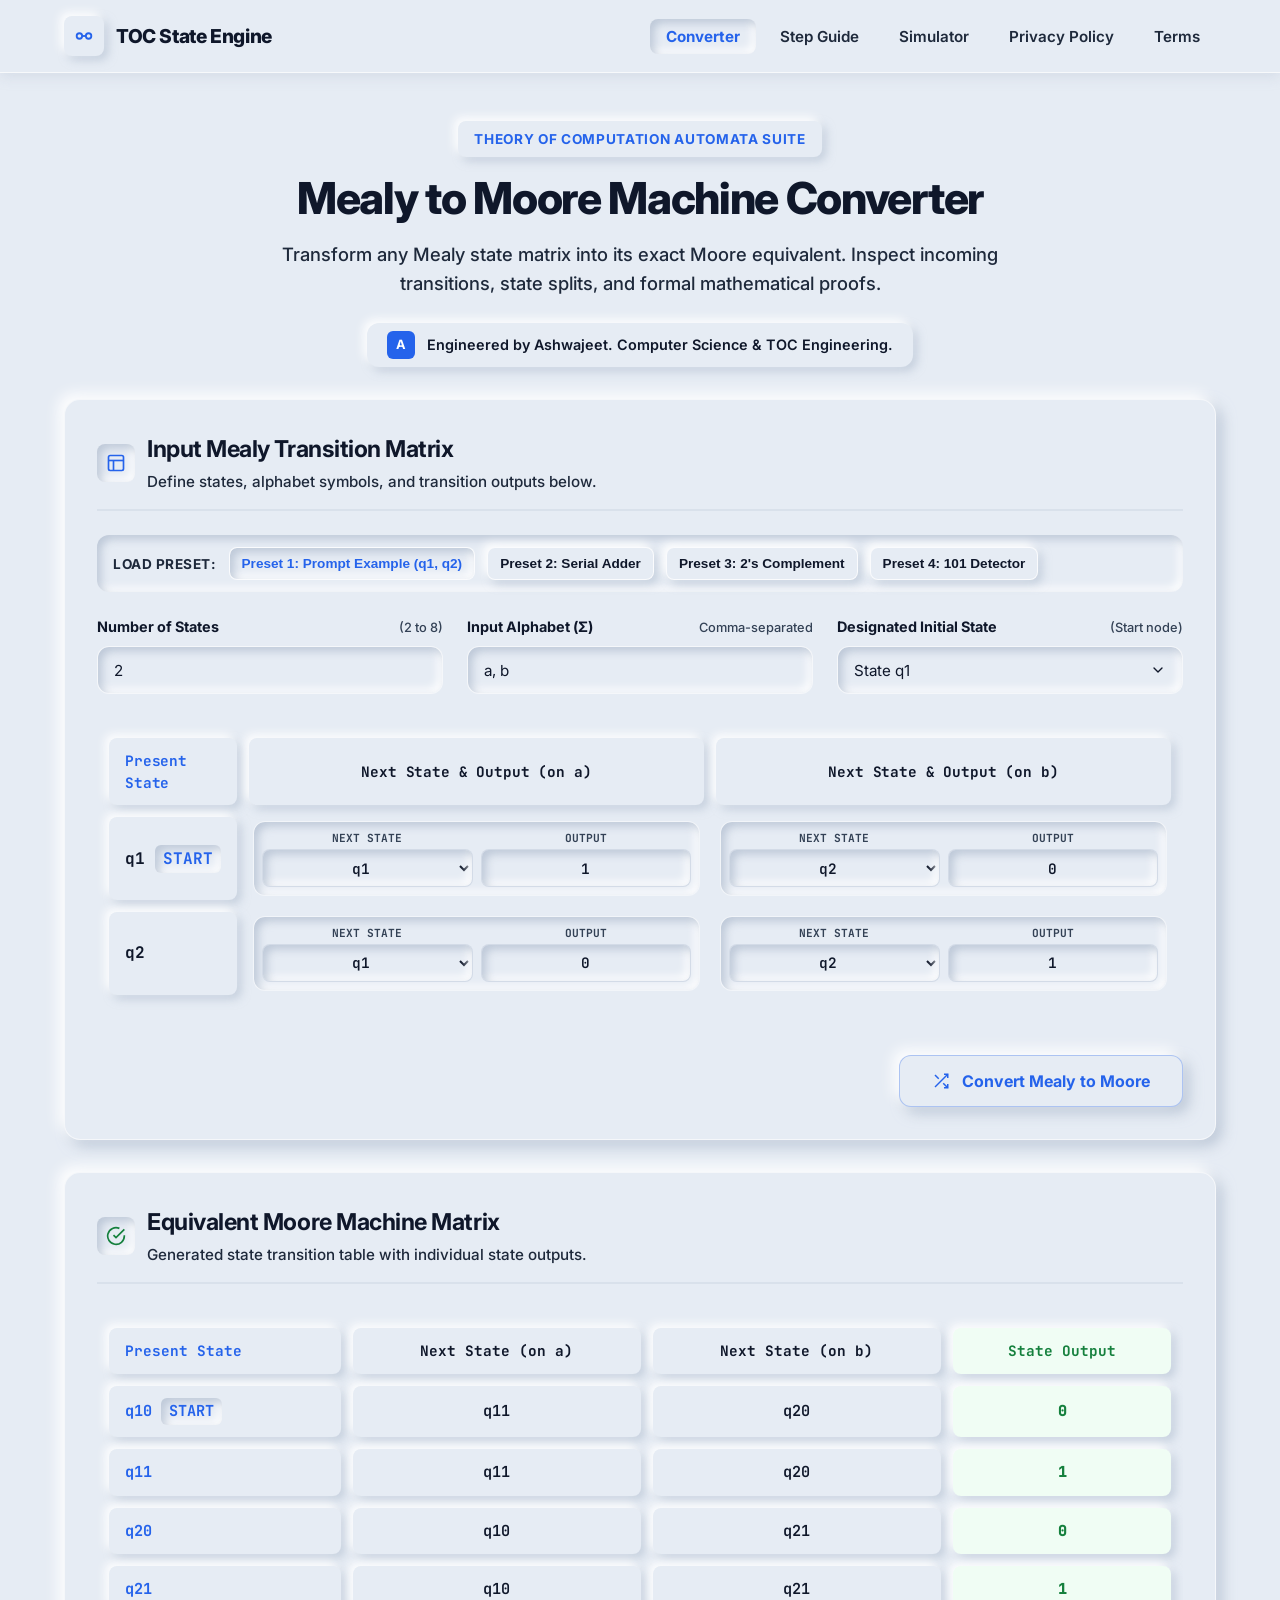
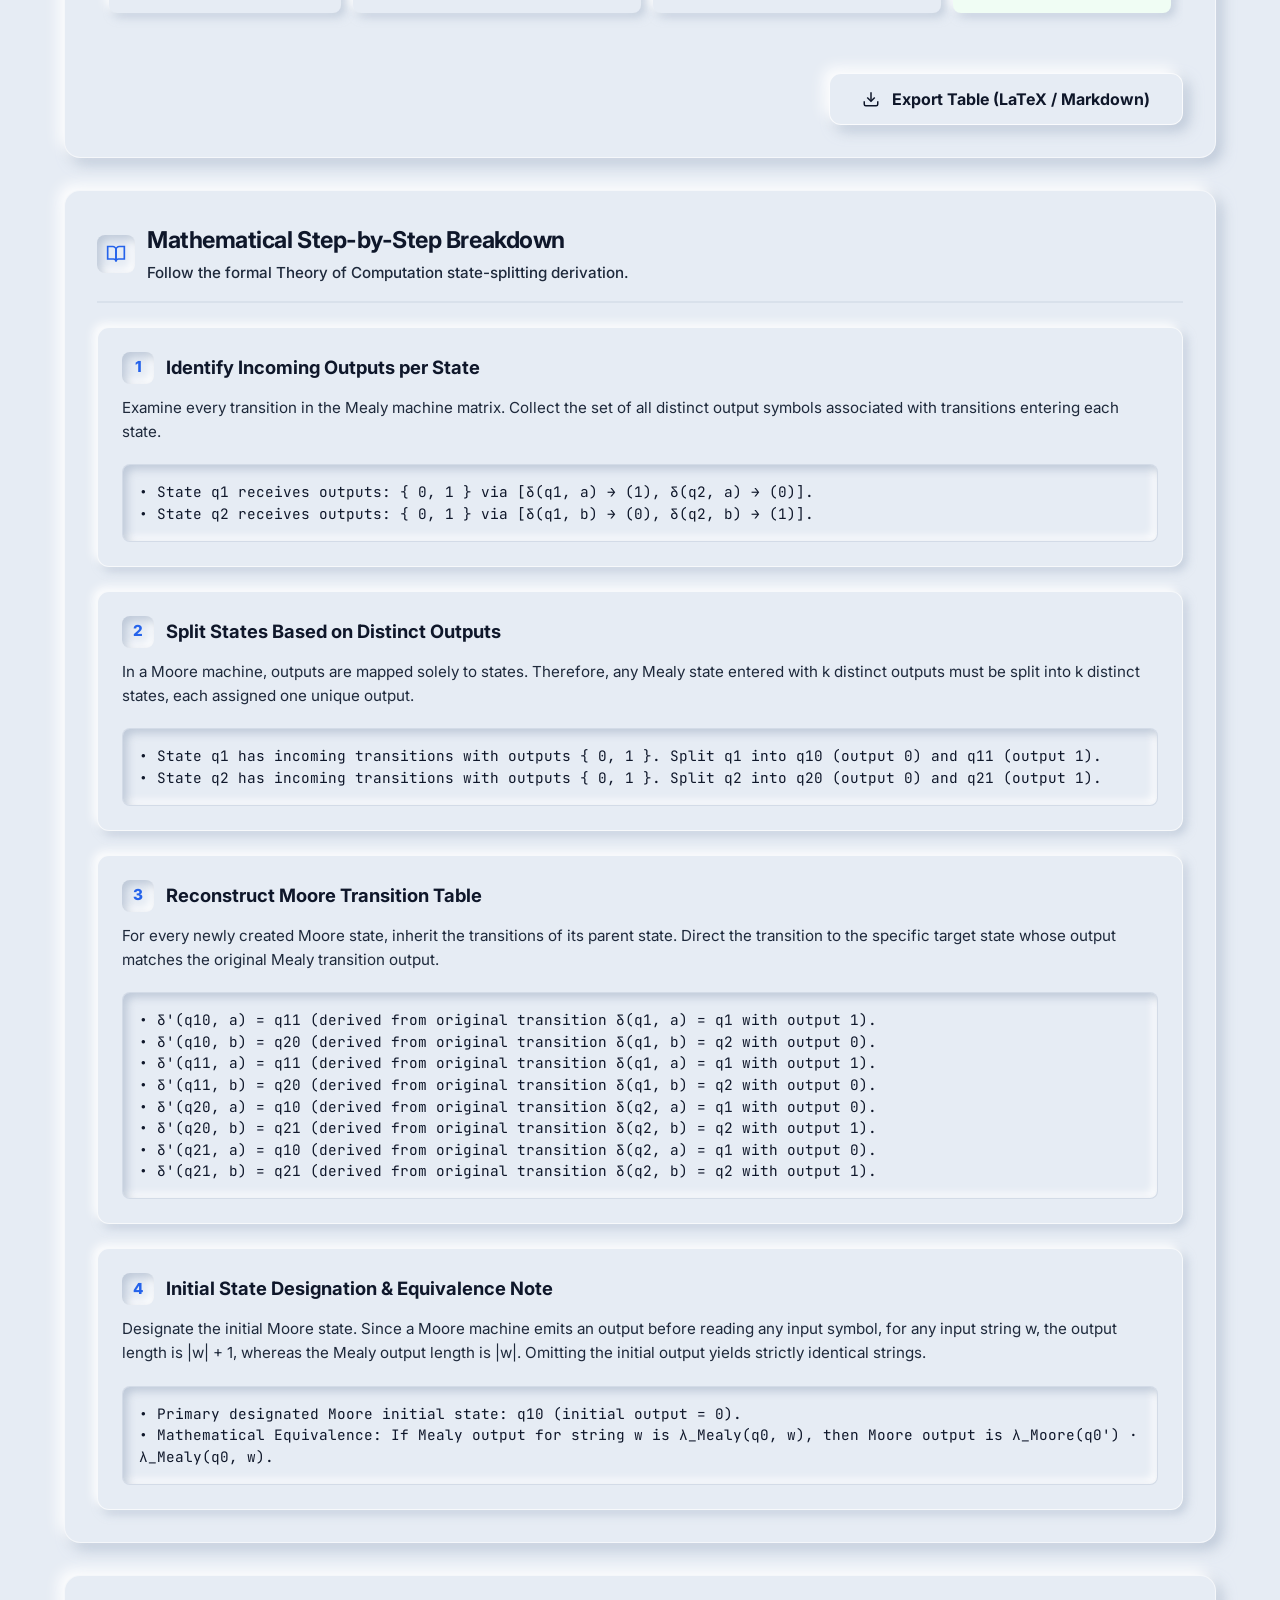
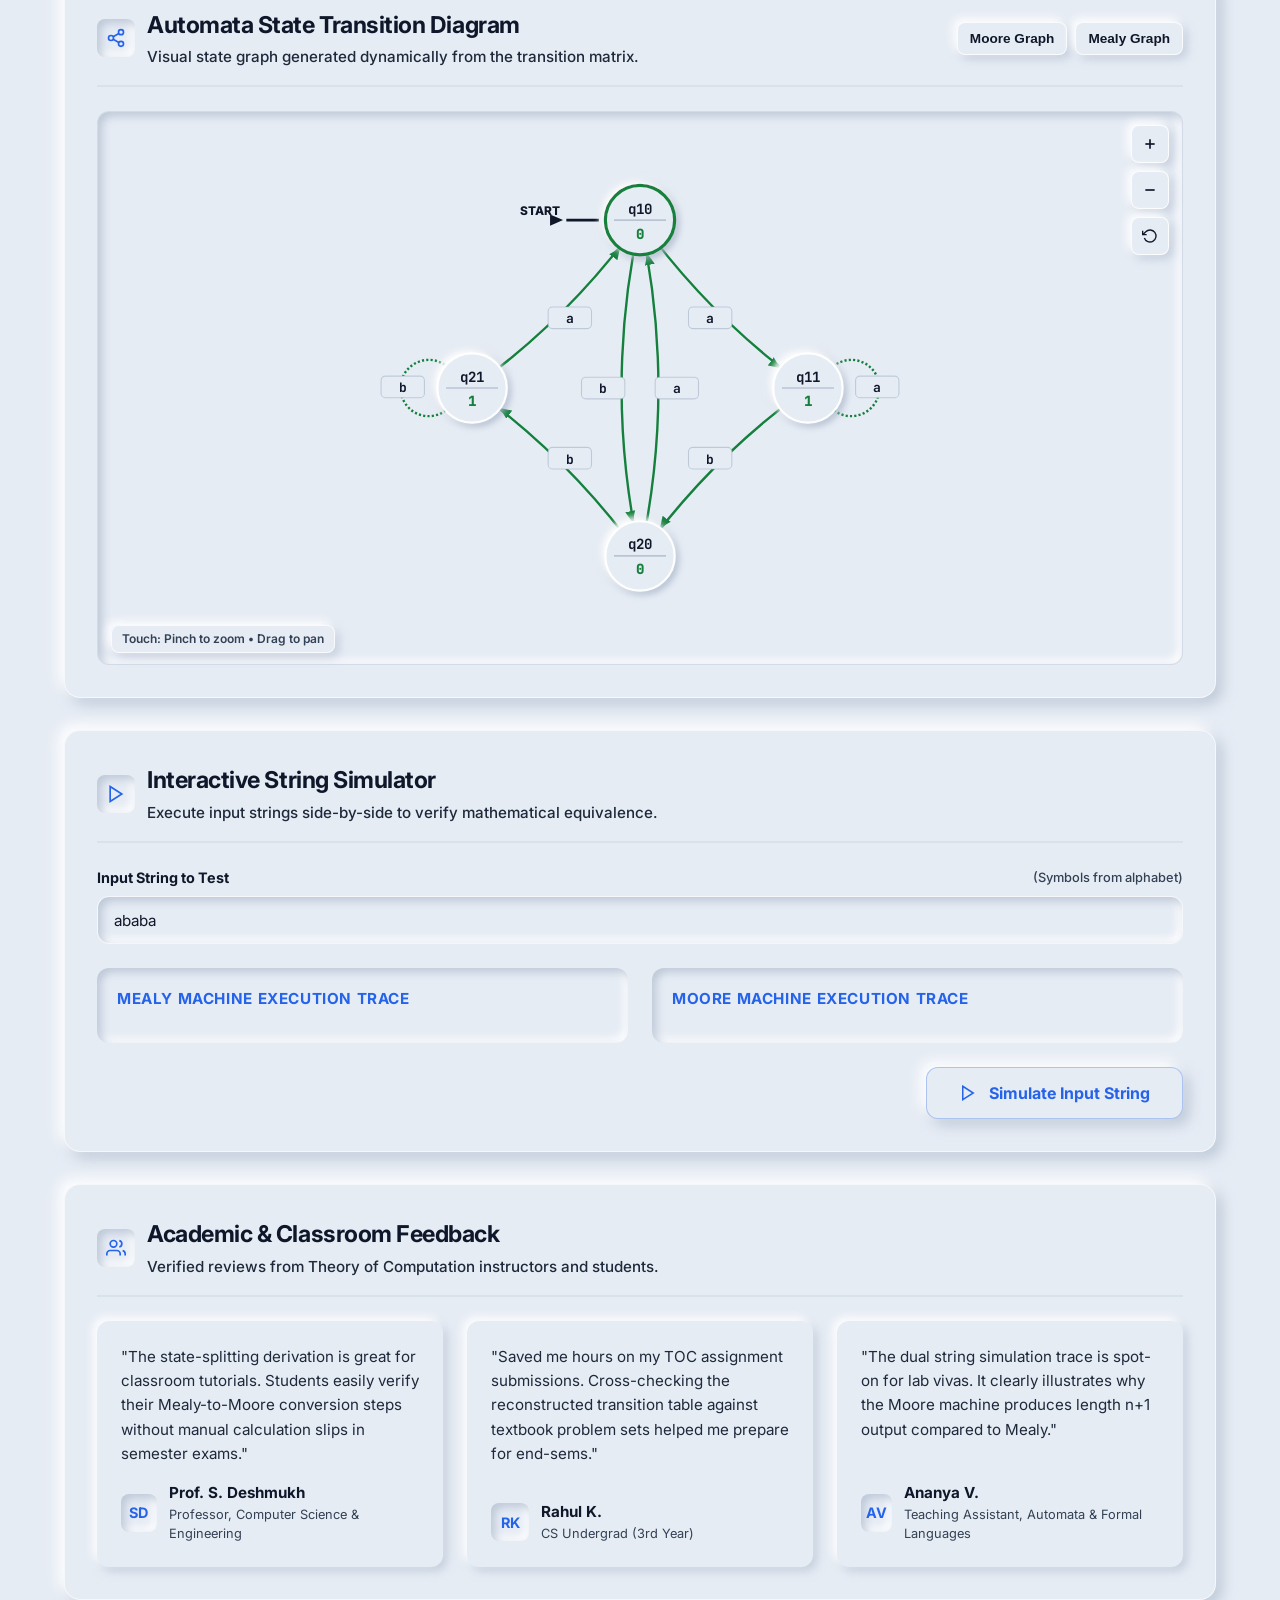
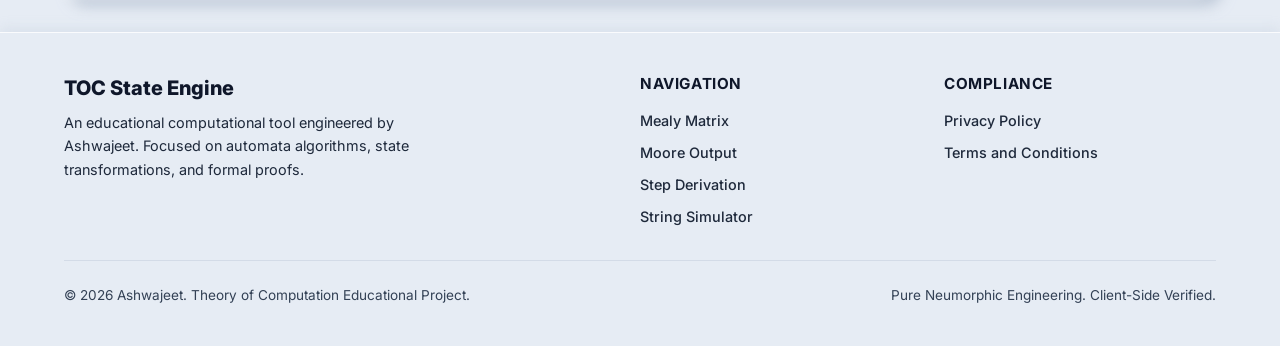
<file: frontend/index.html>
<!DOCTYPE html>
<html lang="en">
<head>
  <meta charset="UTF-8" />
  <meta name="viewport" content="width=device-width, initial-scale=1.0" />
  <title>Mealy to Moore Machine Converter | Theory of Computation</title>
  <meta name="description" content="Accurately convert any Mealy machine matrix to its mathematically equivalent Moore machine matrix with step-by-step educational explanations." />
  <link rel="icon" type="image/svg+xml" href="favicon.svg" />
  <link rel="manifest" href="manifest.json" />
  <meta name="theme-color" content="#e6ecf4" />
  <link rel="apple-touch-icon" href="icons/icon-192.png" />
  <meta name="mobile-web-app-capable" content="yes" />
  <meta name="apple-mobile-web-app-status-bar-style" content="default" />
  <link rel="stylesheet" href="styles.css" />
</head>
<body>

  <!-- Top Navigation (Max 5 Links) -->
  <header class="header-nav">
    <div class="container nav-wrapper">
      <a href="#converter-section" class="brand-logo">
        <span class="brand-icon-box">
          <svg width="22" height="22" viewBox="0 0 24 24" fill="none" stroke="currentColor" stroke-width="2">
            <circle cx="7" cy="12" r="3"></circle>
            <circle cx="17" cy="12" r="3"></circle>
            <path d="M 10 12 L 14 12"></path>
          </svg>
        </span>
        <span>TOC State Engine</span>
      </a>

      <button id="mobile-nav-toggle" class="mobile-nav-toggle" type="button" aria-label="Toggle Navigation">
        <svg width="22" height="22" viewBox="0 0 24 24" fill="none" stroke="currentColor" stroke-width="2">
          <line x1="3" y1="12" x2="21" y2="12"></line>
          <line x1="3" y1="6" x2="21" y2="6"></line>
          <line x1="3" y1="18" x2="21" y2="18"></line>
        </svg>
      </button>

      <ul id="nav-links" class="nav-links">
        <li><a href="#converter-section" class="nav-link active">Converter</a></li>
        <li><a href="#steps-section" class="nav-link">Step Guide</a></li>
        <li><a href="#simulator-section" class="nav-link">Simulator</a></li>
        <li><a href="privacy.html" class="nav-link">Privacy Policy</a></li>
        <li><a href="terms.html" class="nav-link">Terms</a></li>
      </ul>
    </div>
  </header>

  <!-- Hero Header -->
  <section class="hero-section">
    <div class="container">
      <div class="hero-badge">Theory of Computation Automata Suite</div>
      <h1 class="hero-title">Mealy to Moore Machine Converter</h1>
      <p class="hero-subtitle">
        Transform any Mealy state matrix into its exact Moore equivalent. Inspect incoming transitions, state splits, and formal mathematical proofs.
      </p>
      <div class="author-chip">
        <span class="author-avatar">A</span>
        <span>Engineered by Ashwajeet. Computer Science & TOC Engineering.</span>
      </div>

      <!-- Smart PWA Install Button Container (Hidden by default) -->
      <div id="pwa-install-container" style="display: none; margin-top: var(--space-6); justify-content: center;">
        <button id="pwa-install-btn" class="neu-btn neu-btn-primary" type="button" aria-label="Install App">
          <svg width="18" height="18" viewBox="0 0 24 24" fill="none" stroke="currentColor" stroke-width="2">
            <path d="M21 15v4a2 2 0 0 1-2 2H5a2 2 0 0 1-2-2v-4"></path>
            <polyline points="7 10 12 15 17 10"></polyline>
            <line x1="12" y1="15" x2="12" y2="3"></line>
          </svg>
          Install App
        </button>
      </div>
    </div>
  </section>

  <!-- Main Container -->
  <main class="container">

    <!-- Section 1: Machine Configuration & Input Matrix -->
    <section id="converter-section" class="neu-card">
      <div class="card-header">
        <div class="card-title-group">
          <div class="card-icon">
            <svg width="20" height="20" viewBox="0 0 24 24" fill="none" stroke="currentColor" stroke-width="2">
              <rect x="3" y="3" width="18" height="18" rx="2" ry="2"></rect>
              <line x1="3" y1="9" x2="21" y2="9"></line>
              <line x1="9" y1="21" x2="9" y2="9"></line>
            </svg>
          </div>
          <div>
            <h2 class="card-title">Input Mealy Transition Matrix</h2>
            <p class="card-subtitle">Define states, alphabet symbols, and transition outputs below.</p>
          </div>
        </div>
      </div>

      <!-- Presets Bar -->
      <div class="presets-bar">
        <span class="presets-label">LOAD PRESET:</span>
        <button type="button" class="preset-chip active" data-preset="preset1">Preset 1: Prompt Example (q1, q2)</button>
        <button type="button" class="preset-chip" data-preset="preset2">Preset 2: Serial Adder</button>
        <button type="button" class="preset-chip" data-preset="preset3">Preset 3: 2's Complement</button>
        <button type="button" class="preset-chip" data-preset="preset4">Preset 4: 101 Detector</button>
      </div>

      <!-- Matrix Dimension Form Controls -->
      <div class="control-grid">
        <div class="form-group">
          <label class="form-label" for="state-count">
            <span>Number of States</span>
            <span style="font-weight: 500; color: var(--text-muted); font-size: 0.8rem;">(2 to 8)</span>
          </label>
          <input type="number" id="state-count" class="neu-input" min="2" max="8" value="2" />
        </div>

        <div class="form-group">
          <label class="form-label" for="input-symbols">
            <span>Input Alphabet (Σ)</span>
            <span style="font-weight: 500; color: var(--text-muted); font-size: 0.8rem;">Comma-separated</span>
          </label>
          <input type="text" id="input-symbols" class="neu-input" value="a, b" />
        </div>

        <div class="form-group">
          <label class="form-label" for="initial-state-select">
            <span>Designated Initial State</span>
            <span style="font-weight: 500; color: var(--text-muted); font-size: 0.8rem;">(Start node)</span>
          </label>
          <select id="initial-state-select" class="neu-select"></select>
        </div>
      </div>

      <!-- Interactive Dynamic Mealy Matrix Table -->
      <div class="matrix-container">
        <table class="matrix-table" id="mealy-matrix-table">
          <thead id="matrix-thead"></thead>
          <tbody id="matrix-tbody"></tbody>
        </table>
      </div>

      <!-- Section Action (One Button per Section) -->
      <div class="section-action-bar">
        <button id="convert-btn" class="neu-btn neu-btn-primary" type="button">
          <svg width="18" height="18" viewBox="0 0 24 24" fill="none" stroke="currentColor" stroke-width="2">
            <polyline points="16 3 21 3 21 8"></polyline>
            <line x1="4" y1="20" x2="21" y2="3"></line>
            <polyline points="21 16 21 21 16 21"></polyline>
            <line x1="15" y1="15" x2="21" y2="21"></line>
            <line x1="4" y1="4" x2="9" y2="9"></line>
          </svg>
          Convert Mealy to Moore
        </button>
      </div>
    </section>

    <!-- Section 2: Moore Machine Output Matrix -->
    <section id="moore-result-card" class="neu-card">
      <div class="card-header">
        <div class="card-title-group">
          <div class="card-icon" style="color: #15803d;">
            <svg width="20" height="20" viewBox="0 0 24 24" fill="none" stroke="currentColor" stroke-width="2">
              <path d="M22 11.08V12a10 10 0 1 1-5.93-9.14"></path>
              <polyline points="22 4 12 14.01 9 11.01"></polyline>
            </svg>
          </div>
          <div>
            <h2 class="card-title">Equivalent Moore Machine Matrix</h2>
            <p class="card-subtitle">Generated state transition table with individual state outputs.</p>
          </div>
        </div>
      </div>

      <div class="matrix-container">
        <table class="moore-table" id="moore-matrix-table">
          <thead id="moore-thead"></thead>
          <tbody id="moore-tbody"></tbody>
        </table>
      </div>

      <!-- One button per section -->
      <div class="section-action-bar">
        <button id="export-modal-btn" class="neu-btn" type="button">
          <svg width="18" height="18" viewBox="0 0 24 24" fill="none" stroke="currentColor" stroke-width="2">
            <path d="M21 15v4a2 2 0 0 1-2 2H5a2 2 0 0 1-2-2v-4"></path>
            <polyline points="7 10 12 15 17 10"></polyline>
            <line x1="12" y1="15" x2="12" y2="3"></line>
          </svg>
          Export Table (LaTeX / Markdown)
        </button>
      </div>
    </section>

    <!-- Section 3: Step-by-Step Educational Explanations -->
    <section id="steps-section" class="neu-card">
      <div class="card-header">
        <div class="card-title-group">
          <div class="card-icon">
            <svg width="20" height="20" viewBox="0 0 24 24" fill="none" stroke="currentColor" stroke-width="2">
              <path d="M2 3h6a4 4 0 0 1 4 4v14a3 3 0 0 0-3-3H2z"></path>
              <path d="M22 3h-6a4 4 0 0 0-4 4v14a3 3 0 0 1 3-3h7z"></path>
            </svg>
          </div>
          <div>
            <h2 class="card-title">Mathematical Step-by-Step Breakdown</h2>
            <p class="card-subtitle">Follow the formal Theory of Computation state-splitting derivation.</p>
          </div>
        </div>
      </div>

      <div id="steps-container" class="steps-wrapper"></div>
    </section>

    <!-- Section 4: Dynamic Transition Diagram Visualizer -->
    <section class="neu-card">
      <div class="card-header">
        <div class="card-title-group">
          <div class="card-icon">
            <svg width="20" height="20" viewBox="0 0 24 24" fill="none" stroke="currentColor" stroke-width="2">
              <circle cx="18" cy="5" r="3"></circle>
              <circle cx="6" cy="12" r="3"></circle>
              <circle cx="18" cy="19" r="3"></circle>
              <line x1="8.59" y1="13.51" x2="15.42" y2="17.49"></line>
              <line x1="15.41" y1="6.51" x2="8.59" y2="10.49"></line>
            </svg>
          </div>
          <div>
            <h2 class="card-title">Automata State Transition Diagram</h2>
            <p class="card-subtitle">Visual state graph generated dynamically from the transition matrix.</p>
          </div>
        </div>

        <!-- Diagram Switcher -->
        <div style="display: flex; gap: var(--space-2);">
          <button id="tab-btn-moore" class="preset-chip active" type="button">Moore Graph</button>
          <button id="tab-btn-mealy" class="preset-chip" type="button">Mealy Graph</button>
        </div>
      </div>

      <div style="position: relative; width: 100%;">
        <div class="diagram-canvas-wrapper" id="diagram-viewport"></div>
        <div class="diagram-controls-overlay">
          <button id="diagram-zoom-in" class="diagram-ctrl-btn" type="button" title="Zoom In" aria-label="Zoom In">
            <svg width="16" height="16" viewBox="0 0 24 24" fill="none" stroke="currentColor" stroke-width="2.5"><line x1="12" y1="5" x2="12" y2="19"></line><line x1="5" y1="12" x2="19" y2="12"></line></svg>
          </button>
          <button id="diagram-zoom-out" class="diagram-ctrl-btn" type="button" title="Zoom Out" aria-label="Zoom Out">
            <svg width="16" height="16" viewBox="0 0 24 24" fill="none" stroke="currentColor" stroke-width="2.5"><line x1="5" y1="12" x2="19" y2="12"></line></svg>
          </button>
          <button id="diagram-zoom-reset" class="diagram-ctrl-btn" type="button" title="Reset View" aria-label="Reset View">
            <svg width="16" height="16" viewBox="0 0 24 24" fill="none" stroke="currentColor" stroke-width="2"><polyline points="1 4 1 10 7 10"></polyline><path d="M3.51 15a9 9 0 1 0 2.13-9.36L1 10"></path></svg>
          </button>
        </div>
        <div class="diagram-hint-badge">Touch: Pinch to zoom • Drag to pan</div>
      </div>
    </section>

    <!-- Section 5: Equivalence String Simulator -->
    <section id="simulator-section" class="neu-card">
      <div class="card-header">
        <div class="card-title-group">
          <div class="card-icon">
            <svg width="20" height="20" viewBox="0 0 24 24" fill="none" stroke="currentColor" stroke-width="2">
              <polygon points="5 3 19 12 5 21 5 3"></polygon>
            </svg>
          </div>
          <div>
            <h2 class="card-title">Interactive String Simulator</h2>
            <p class="card-subtitle">Execute input strings side-by-side to verify mathematical equivalence.</p>
          </div>
        </div>
      </div>

      <div class="sim-controls">
        <div class="form-group">
          <label class="form-label" for="sim-input-string">
            <span>Input String to Test</span>
            <span style="font-weight: 500; color: var(--text-muted); font-size: 0.8rem;">(Symbols from alphabet)</span>
          </label>
          <div class="sim-input-row">
            <input type="text" id="sim-input-string" class="neu-input" value="ababa" placeholder="Enter string e.g. ababa" />
          </div>
        </div>
      </div>

      <!-- Simulator Output Card -->
      <div id="sim-results-card" style="display: block; margin-top: var(--space-6);">
        <div class="sim-results-grid">
          <div class="sim-box">
            <div class="sim-box-title">Mealy Machine Execution Trace</div>
            <div id="mealy-sim-trace"></div>
          </div>
          <div class="sim-box">
            <div class="sim-box-title">Moore Machine Execution Trace</div>
            <div id="moore-sim-trace"></div>
          </div>
        </div>
      </div>

      <!-- One button per section -->
      <div class="section-action-bar">
        <button id="simulate-btn" class="neu-btn neu-btn-primary" type="button">
          <svg width="18" height="18" viewBox="0 0 24 24" fill="none" stroke="currentColor" stroke-width="2">
            <polygon points="5 3 19 12 5 21 5 3"></polygon>
          </svg>
          Simulate Input String
        </button>
      </div>
    </section>

    <!-- Section 6: Real Peer Academic Testimonials -->
    <section class="neu-card">
      <div class="card-header">
        <div class="card-title-group">
          <div class="card-icon">
            <svg width="20" height="20" viewBox="0 0 24 24" fill="none" stroke="currentColor" stroke-width="2">
              <path d="M17 21v-2a4 4 0 0 0-4-4H5a4 4 0 0 0-4 4v2"></path>
              <circle cx="9" cy="7" r="4"></circle>
              <path d="M23 21v-2a4 4 0 0 0-3-3.87"></path>
              <path d="M16 3.13a4 4 0 0 1 0 7.75"></path>
            </svg>
          </div>
          <div>
            <h2 class="card-title">Academic & Classroom Feedback</h2>
            <p class="card-subtitle">Verified reviews from Theory of Computation instructors and students.</p>
          </div>
        </div>
      </div>

      <div class="testimonials-grid">
        <div class="testimonial-card">
          <p class="testimonial-quote">
            "The state-splitting derivation is great for classroom tutorials. Students easily verify their Mealy-to-Moore conversion steps without manual calculation slips in semester exams."
          </p>
          <div class="testimonial-author-group">
            <div class="testimonial-author-avatar">SD</div>
            <div>
              <div class="testimonial-author-name">Prof. S. Deshmukh</div>
              <div class="testimonial-author-role">Professor, Computer Science & Engineering</div>
            </div>
          </div>
        </div>

        <div class="testimonial-card">
          <p class="testimonial-quote">
            "Saved me hours on my TOC assignment submissions. Cross-checking the reconstructed transition table against textbook problem sets helped me prepare for end-sems."
          </p>
          <div class="testimonial-author-group">
            <div class="testimonial-author-avatar">RK</div>
            <div>
              <div class="testimonial-author-name">Rahul K.</div>
              <div class="testimonial-author-role">CS Undergrad (3rd Year)</div>
            </div>
          </div>
        </div>

        <div class="testimonial-card">
          <p class="testimonial-quote">
            "The dual string simulation trace is spot-on for lab vivas. It clearly illustrates why the Moore machine produces length n+1 output compared to Mealy."
          </p>
          <div class="testimonial-author-group">
            <div class="testimonial-author-avatar">AV</div>
            <div>
              <div class="testimonial-author-name">Ananya V.</div>
              <div class="testimonial-author-role">Teaching Assistant, Automata & Formal Languages</div>
            </div>
          </div>
        </div>
      </div>
    </section>

  </main>

  <!-- Export Modal -->
  <div id="export-modal" class="neu-modal-backdrop">
    <div class="neu-modal-card">
      <div class="modal-header">
        <h3>Export Moore Machine Transition Table</h3>
        <button id="export-modal-close" class="modal-close-btn" type="button" aria-label="Close Modal">
          <svg width="20" height="20" viewBox="0 0 24 24" fill="none" stroke="currentColor" stroke-width="2">
            <line x1="18" y1="6" x2="6" y2="18"></line>
            <line x1="6" y1="6" x2="18" y2="18"></line>
          </svg>
        </button>
      </div>
      <div class="modal-body">
        <p>Copy the generated table code formatted for academic papers and markdown notes:</p>
        <textarea id="export-content-box" class="neu-input" style="height: 180px; font-family: var(--font-mono); font-size: 0.85rem; padding: 12px; resize: vertical;" readonly></textarea>
        <div style="display: flex; gap: var(--space-4); margin-top: var(--space-2);">
          <button id="copy-latex-btn" class="neu-btn neu-btn-primary" type="button" style="flex: 1;">Copy LaTeX</button>
          <button id="copy-markdown-btn" class="neu-btn" type="button" style="flex: 1;">Copy Markdown</button>
        </div>
      </div>
    </div>
  </div>

  <!-- Footer -->
  <footer class="site-footer">
    <div class="container">
      <div class="footer-grid">
        <div class="footer-brand">
          <h3>TOC State Engine</h3>
          <p>
            An educational computational tool engineered by Ashwajeet. Focused on automata algorithms, state transformations, and formal proofs.
          </p>
        </div>

        <div class="footer-nav-col">
          <h4>Navigation</h4>
          <ul class="footer-links">
            <li><a href="#converter-section">Mealy Matrix</a></li>
            <li><a href="#moore-result-card">Moore Output</a></li>
            <li><a href="#steps-section">Step Derivation</a></li>
            <li><a href="#simulator-section">String Simulator</a></li>
          </ul>
        </div>

        <div class="footer-nav-col">
          <h4>Compliance</h4>
          <ul class="footer-links">
            <li><a href="privacy.html">Privacy Policy</a></li>
            <li><a href="terms.html">Terms and Conditions</a></li>
          </ul>
        </div>
      </div>

      <div class="footer-bottom">
        <p>&copy; 2026 Ashwajeet. Theory of Computation Educational Project.</p>
        <p>Pure Neumorphic Engineering. Client-Side Verified.</p>
      </div>
    </div>
  </footer>

  <!-- Scripts -->
  <script src="converter.js"></script>
  <script src="diagram.js"></script>
  <script src="app.js"></script>
</body>
</html>
</file>
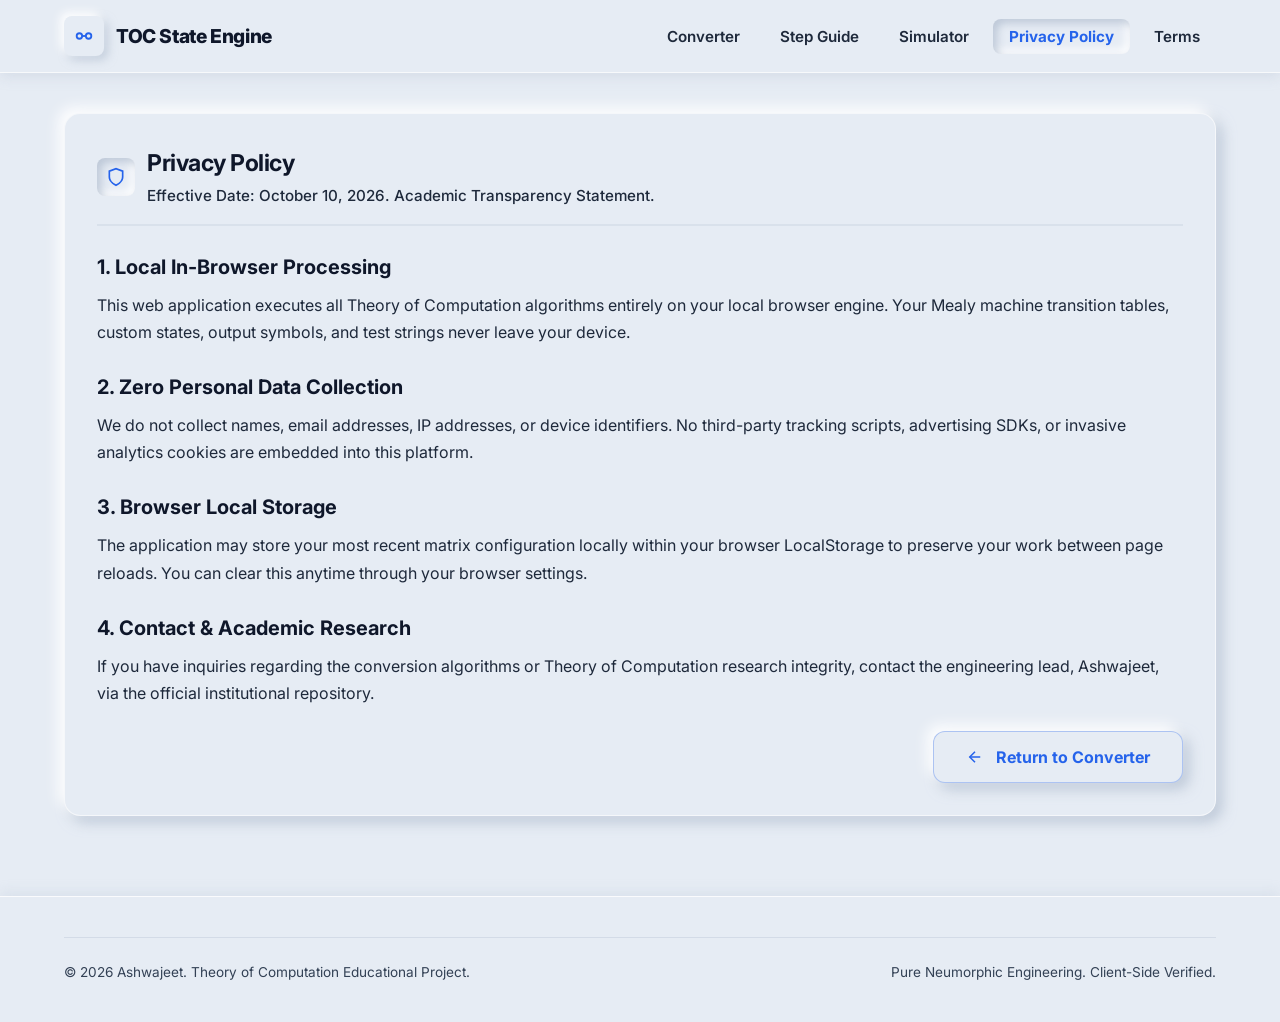
<file: frontend/privacy.html>
<!DOCTYPE html>
<html lang="en">

<head>
  <meta charset="UTF-8" />
  <meta name="viewport" content="width=device-width, initial-scale=1.0" />
  <title>Privacy Policy | Mealy to Moore Converter</title>
  <link rel="icon" type="image/svg+xml" href="favicon.svg" />
  <link rel="stylesheet" href="styles.css" />
</head>

<body>

  <!-- Navigation Bar (Max 5 Links) -->
  <header class="header-nav">
    <div class="container nav-wrapper">
      <a href="index.html" class="brand-logo">
        <span class="brand-icon-box">
          <svg width="22" height="22" viewBox="0 0 24 24" fill="none" stroke="currentColor" stroke-width="2">
            <circle cx="7" cy="12" r="3"></circle>
            <circle cx="17" cy="12" r="3"></circle>
            <path d="M 10 12 L 14 12"></path>
          </svg>
        </span>
        <span>TOC State Engine</span>
      </a>

      <ul class="nav-links">
        <li><a href="index.html#converter-section" class="nav-link">Converter</a></li>
        <li><a href="index.html#steps-section" class="nav-link">Step Guide</a></li>
        <li><a href="index.html#simulator-section" class="nav-link">Simulator</a></li>
        <li><a href="privacy.html" class="nav-link active">Privacy Policy</a></li>
        <li><a href="terms.html" class="nav-link">Terms</a></li>
      </ul>
    </div>
  </header>

  <!-- Main Content -->
  <main class="container" style="padding-top: var(--space-10); padding-bottom: var(--space-12);">
    <div class="neu-card">
      <div class="card-header">
        <div class="card-title-group">
          <div class="card-icon">
            <svg width="20" height="20" viewBox="0 0 24 24" fill="none" stroke="currentColor" stroke-width="2">
              <path d="M12 22s8-4 8-10V5l-8-3-8 3v7c0 6 8 10 8 10z"></path>
            </svg>
          </div>
          <div>
            <h1 class="card-title">Privacy Policy</h1>
            <p class="card-subtitle">Effective Date: October 10, 2026. Academic Transparency Statement.</p>
          </div>
        </div>
      </div>

      <div
        style="display: flex; flex-direction: column; gap: var(--space-6); color: var(--text-secondary); line-height: 1.7;">
        <div>
          <h2 style="font-size: 1.25rem; font-weight: 700; color: var(--text-primary); margin-bottom: var(--space-2);">
            1. Local In-Browser Processing</h2>
          <p>This web application executes all Theory of Computation algorithms entirely on your local browser engine.
            Your Mealy machine transition tables, custom states, output symbols, and test strings never leave your
            device.</p>
        </div>

        <div>
          <h2 style="font-size: 1.25rem; font-weight: 700; color: var(--text-primary); margin-bottom: var(--space-2);">
            2. Zero Personal Data Collection</h2>
          <p>We do not collect names, email addresses, IP addresses, or device identifiers. No third-party tracking
            scripts, advertising SDKs, or invasive analytics cookies are embedded into this platform.</p>
        </div>

        <div>
          <h2 style="font-size: 1.25rem; font-weight: 700; color: var(--text-primary); margin-bottom: var(--space-2);">
            3. Browser Local Storage</h2>
          <p>The application may store your most recent matrix configuration locally within your browser LocalStorage to
            preserve your work between page reloads. You can clear this anytime through your browser settings.</p>
        </div>

        <div>
          <h2 style="font-size: 1.25rem; font-weight: 700; color: var(--text-primary); margin-bottom: var(--space-2);">
            4. Contact & Academic Research</h2>
          <p>If you have inquiries regarding the conversion algorithms or Theory of Computation research integrity,
            contact the engineering lead, Ashwajeet, via the official institutional repository.</p>
        </div>
      </div>

      <div class="section-action-bar">
        <a href="index.html" class="neu-btn neu-btn-primary">
          <svg width="18" height="18" viewBox="0 0 24 24" fill="none" stroke="currentColor" stroke-width="2">
            <line x1="19" y1="12" x2="5" y2="12"></line>
            <polyline points="12 19 5 12 12 5"></polyline>
          </svg>
          Return to Converter
        </a>
      </div>
    </div>
  </main>

  <!-- Footer -->
  <footer class="site-footer">
    <div class="container">
      <div class="footer-bottom">
        <p>&copy; 2026 Ashwajeet. Theory of Computation Educational Project.</p>
        <p>Pure Neumorphic Engineering. Client-Side Verified.</p>
      </div>
    </div>
  </footer>

</body>

</html>
</file>
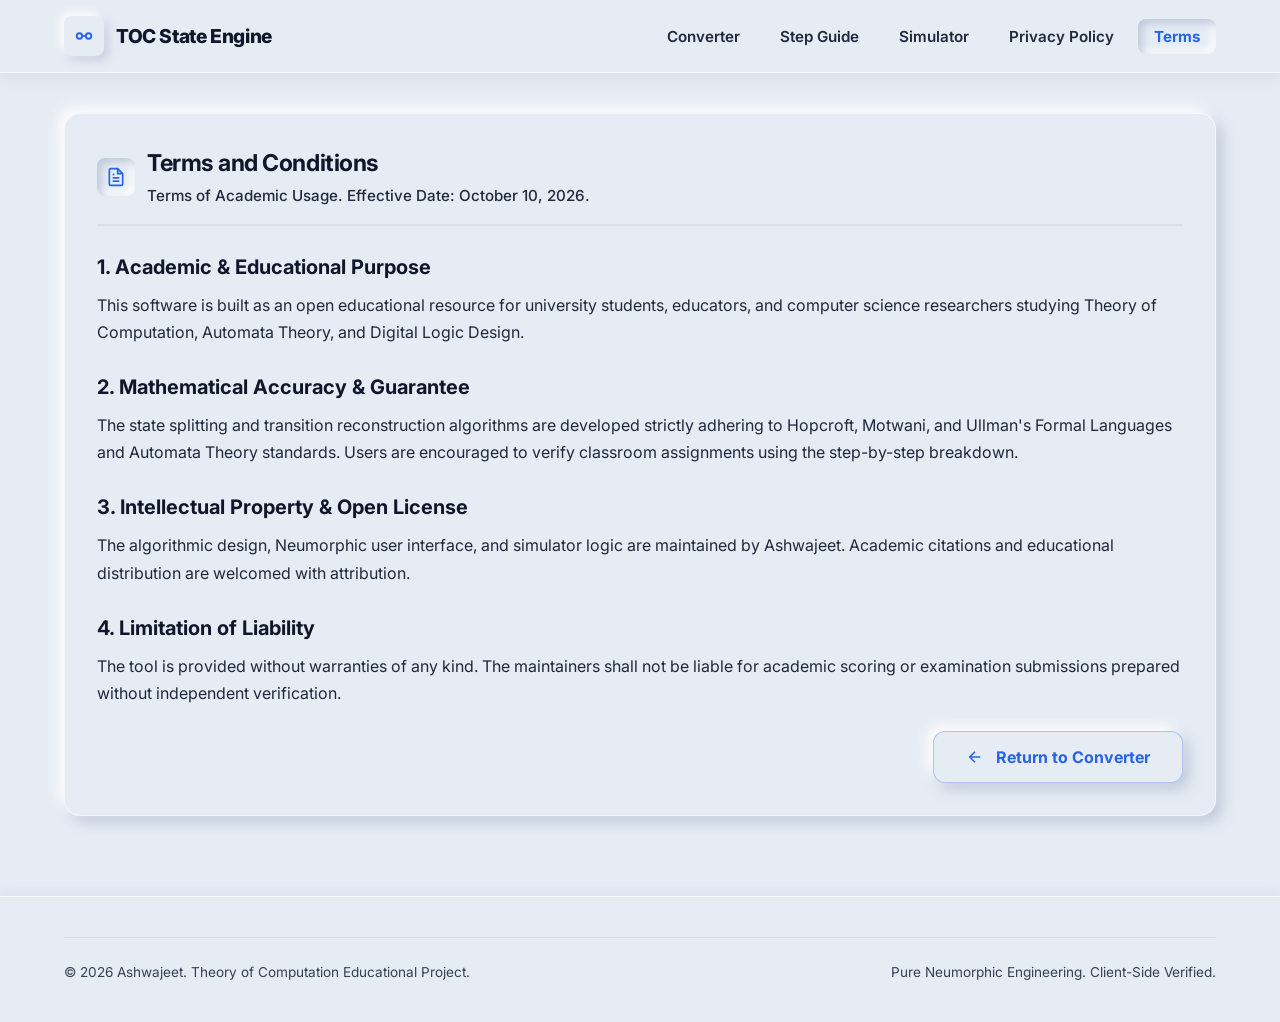
<file: frontend/terms.html>
<!DOCTYPE html>
<html lang="en">
<head>
  <meta charset="UTF-8" />
  <meta name="viewport" content="width=device-width, initial-scale=1.0" />
  <title>Terms and Conditions | Mealy to Moore Converter</title>
  <link rel="icon" type="image/svg+xml" href="favicon.svg" />
  <link rel="stylesheet" href="styles.css" />
</head>
<body>

  <!-- Navigation Bar (Max 5 Links) -->
  <header class="header-nav">
    <div class="container nav-wrapper">
      <a href="index.html" class="brand-logo">
        <span class="brand-icon-box">
          <svg width="22" height="22" viewBox="0 0 24 24" fill="none" stroke="currentColor" stroke-width="2">
            <circle cx="7" cy="12" r="3"></circle>
            <circle cx="17" cy="12" r="3"></circle>
            <path d="M 10 12 L 14 12"></path>
          </svg>
        </span>
        <span>TOC State Engine</span>
      </a>

      <ul class="nav-links">
        <li><a href="index.html#converter-section" class="nav-link">Converter</a></li>
        <li><a href="index.html#steps-section" class="nav-link">Step Guide</a></li>
        <li><a href="index.html#simulator-section" class="nav-link">Simulator</a></li>
        <li><a href="privacy.html" class="nav-link">Privacy Policy</a></li>
        <li><a href="terms.html" class="nav-link active">Terms</a></li>
      </ul>
    </div>
  </header>

  <!-- Main Content -->
  <main class="container" style="padding-top: var(--space-10); padding-bottom: var(--space-12);">
    <div class="neu-card">
      <div class="card-header">
        <div class="card-title-group">
          <div class="card-icon">
            <svg width="20" height="20" viewBox="0 0 24 24" fill="none" stroke="currentColor" stroke-width="2">
              <path d="M14 2H6a2 2 0 0 0-2 2v16a2 2 0 0 0 2 2h12a2 2 0 0 0 2-2V8z"></path>
              <polyline points="14 2 14 8 20 8"></polyline>
              <line x1="16" y1="13" x2="8" y2="13"></line>
              <line x1="16" y1="17" x2="8" y2="17"></line>
              <polyline points="10 9 9 9 8 9"></polyline>
            </svg>
          </div>
          <div>
            <h1 class="card-title">Terms and Conditions</h1>
            <p class="card-subtitle">Terms of Academic Usage. Effective Date: October 10, 2026.</p>
          </div>
        </div>
      </div>

      <div style="display: flex; flex-direction: column; gap: var(--space-6); color: var(--text-secondary); line-height: 1.7;">
        <div>
          <h2 style="font-size: 1.25rem; font-weight: 700; color: var(--text-primary); margin-bottom: var(--space-2);">1. Academic & Educational Purpose</h2>
          <p>This software is built as an open educational resource for university students, educators, and computer science researchers studying Theory of Computation, Automata Theory, and Digital Logic Design.</p>
        </div>

        <div>
          <h2 style="font-size: 1.25rem; font-weight: 700; color: var(--text-primary); margin-bottom: var(--space-2);">2. Mathematical Accuracy & Guarantee</h2>
          <p>The state splitting and transition reconstruction algorithms are developed strictly adhering to Hopcroft, Motwani, and Ullman's Formal Languages and Automata Theory standards. Users are encouraged to verify classroom assignments using the step-by-step breakdown.</p>
        </div>

        <div>
          <h2 style="font-size: 1.25rem; font-weight: 700; color: var(--text-primary); margin-bottom: var(--space-2);">3. Intellectual Property & Open License</h2>
          <p>The algorithmic design, Neumorphic user interface, and simulator logic are maintained by Ashwajeet. Academic citations and educational distribution are welcomed with attribution.</p>
        </div>

        <div>
          <h2 style="font-size: 1.25rem; font-weight: 700; color: var(--text-primary); margin-bottom: var(--space-2);">4. Limitation of Liability</h2>
          <p>The tool is provided without warranties of any kind. The maintainers shall not be liable for academic scoring or examination submissions prepared without independent verification.</p>
        </div>
      </div>

      <div class="section-action-bar">
        <a href="index.html" class="neu-btn neu-btn-primary">
          <svg width="18" height="18" viewBox="0 0 24 24" fill="none" stroke="currentColor" stroke-width="2">
            <line x1="19" y1="12" x2="5" y2="12"></line>
            <polyline points="12 19 5 12 12 5"></polyline>
          </svg>
          Return to Converter
        </a>
      </div>
    </div>
  </main>

  <!-- Footer -->
  <footer class="site-footer">
    <div class="container">
      <div class="footer-bottom">
        <p>&copy; 2026 Ashwajeet. Theory of Computation Educational Project.</p>
        <p>Pure Neumorphic Engineering. Client-Side Verified.</p>
      </div>
    </div>
  </footer>

</body>
</html>
</file>
<file: frontend/styles.css>
/* Neumorphic Design System for Mealy to Moore Converter */
@import url('https://fonts.googleapis.com/css2?family=Inter:wght@400;500;600;700;800&family=JetBrains+Mono:wght@400;500;600;700&display=swap');

:root {
  /* Two Brand Colors: Neutral Base & Sapphire Blue Accent */
  --bg-base: #e6ecf4;
  --bg-card: #e6ecf4;
  --brand-primary: #2563eb;
  --brand-primary-hover: #1d4ed8;
  --brand-subtle: #dbeafe;
  
  /* High-Contrast Typography: Dark Slate, never washed out */
  --text-primary: #0f172a;
  --text-secondary: #1e293b;
  --text-muted: #334155;
  
  /* Neumorphic Shadow Tokens */
  --shadow-light: -6px -6px 14px rgba(255, 255, 255, 0.95);
  --shadow-dark: 6px 6px 14px rgba(166, 180, 200, 0.65);
  --shadow-raised: var(--shadow-light), var(--shadow-dark);
  
  --shadow-raised-hover: -8px -8px 18px rgba(255, 255, 255, 1), 8px 8px 18px rgba(160, 175, 195, 0.75);
  --shadow-raised-sm: -4px -4px 10px rgba(255, 255, 255, 0.95), 4px 4px 10px rgba(166, 180, 200, 0.55);
  
  --shadow-inset: inset 4px 4px 8px rgba(166, 180, 200, 0.65), inset -4px -4px 8px rgba(255, 255, 255, 0.95);
  --shadow-inset-focus: inset 4px 4px 8px rgba(140, 160, 185, 0.75), inset -4px -4px 8px rgba(255, 255, 255, 1);

  /* Precise Border Radius (No Pill Shapes) */
  --radius-sm: 8px;
  --radius-md: 12px;
  --radius-lg: 16px;

  /* Typography */
  --font-sans: 'Inter', -apple-system, BlinkMacSystemFont, 'Segoe UI', Roboto, sans-serif;
  --font-mono: 'JetBrains Mono', monospace;

  /* Layout Spacing Grid (8px scale) */
  --space-1: 0.25rem; /* 4px */
  --space-2: 0.5rem;  /* 8px */
  --space-3: 0.75rem; /* 12px */
  --space-4: 1rem;    /* 16px */
  --space-5: 1.25rem; /* 20px */
  --space-6: 1.5rem;  /* 24px */
  --space-8: 2rem;    /* 32px */
  --space-10: 2.5rem; /* 40px */
  --space-12: 3rem;   /* 48px */
}

/* Reset & Base Rules */
*, *::before, *::after {
  box-sizing: border-box;
  margin: 0;
  padding: 0;
}

html {
  font-size: 16px;
  scroll-behavior: smooth;
  background-color: var(--bg-base);
  color: var(--text-primary);
  font-family: var(--font-sans);
  line-height: 1.5;
  -webkit-font-smoothing: antialiased;
}

body {
  min-height: 100vh;
  display: flex;
  flex-direction: column;
  background-color: var(--bg-base);
  color: var(--text-primary);
}

/* Container & Grid Alignment */
.container {
  width: 100%;
  max-width: 1200px;
  margin-left: auto;
  margin-right: auto;
  padding-left: var(--space-6);
  padding-right: var(--space-6);
}

/* Navigation Bar (Max 5 links) */
.header-nav {
  position: sticky;
  top: 0;
  z-index: 100;
  background-color: var(--bg-base);
  box-shadow: 0 4px 12px rgba(166, 180, 200, 0.25);
  border-bottom: 1px solid rgba(255, 255, 255, 0.7);
  padding: var(--space-4) 0;
}

.nav-wrapper {
  display: flex;
  align-items: center;
  justify-content: space-between;
  gap: var(--space-4);
}

.brand-logo {
  display: flex;
  align-items: center;
  gap: var(--space-3);
  text-decoration: none;
  color: var(--text-primary);
  font-weight: 800;
  font-size: 1.2rem;
  letter-spacing: -0.02em;
}

.brand-icon-box {
  width: 40px;
  height: 40px;
  border-radius: var(--radius-sm);
  background: var(--bg-card);
  box-shadow: var(--shadow-raised-sm);
  display: flex;
  align-items: center;
  justify-content: center;
  color: var(--brand-primary);
}

.nav-links {
  display: flex;
  align-items: center;
  gap: var(--space-2);
  list-style: none;
}

.nav-link {
  text-decoration: none;
  color: var(--text-secondary);
  font-weight: 600;
  font-size: 0.95rem;
  padding: var(--space-2) var(--space-4);
  border-radius: var(--radius-sm);
  transition: all 0.2s ease;
}

.nav-link:hover {
  color: var(--brand-primary);
  background: var(--bg-card);
  box-shadow: var(--shadow-inset);
}

.nav-link.active {
  color: var(--brand-primary);
  box-shadow: var(--shadow-inset);
  font-weight: 700;
}

/* Mobile Nav Toggle */
.mobile-nav-toggle {
  display: none;
  background: var(--bg-card);
  border: none;
  cursor: pointer;
  padding: var(--space-2);
  border-radius: var(--radius-sm);
  box-shadow: var(--shadow-raised-sm);
  color: var(--text-primary);
}

/* Hero Section */
.hero-section {
  padding: var(--space-12) 0 var(--space-8);
  text-align: center;
}

.hero-badge {
  display: inline-flex;
  align-items: center;
  gap: var(--space-2);
  background: var(--bg-card);
  box-shadow: var(--shadow-raised-sm);
  border-radius: var(--radius-sm);
  padding: var(--space-2) var(--space-4);
  font-size: 0.85rem;
  font-weight: 700;
  color: var(--brand-primary);
  text-transform: uppercase;
  letter-spacing: 0.05em;
  margin-bottom: var(--space-4);
}

.hero-title {
  font-size: 2.75rem;
  font-weight: 800;
  line-height: 1.15;
  letter-spacing: -0.03em;
  color: var(--text-primary);
  max-width: 900px;
  margin: 0 auto var(--space-4);
}

.hero-subtitle {
  font-size: 1.15rem;
  font-weight: 500;
  line-height: 1.6;
  color: var(--text-secondary);
  max-width: 720px;
  margin: 0 auto var(--space-6);
}

.author-chip {
  display: inline-flex;
  align-items: center;
  gap: var(--space-3);
  background: var(--bg-card);
  box-shadow: var(--shadow-raised-sm);
  border-radius: var(--radius-md);
  padding: var(--space-2) var(--space-5);
  font-size: 0.9rem;
  font-weight: 600;
  color: var(--text-primary);
}

.author-avatar {
  width: 28px;
  height: 28px;
  border-radius: 6px;
  background: var(--brand-primary);
  color: #ffffff;
  display: flex;
  align-items: center;
  justify-content: center;
  font-size: 0.8rem;
  font-weight: 700;
}

/* Neumorphic Cards */
.neu-card {
  background: var(--bg-card);
  border-radius: var(--radius-lg);
  box-shadow: var(--shadow-raised);
  padding: var(--space-8);
  margin-bottom: var(--space-8);
  border: 1px solid rgba(255, 255, 255, 0.6);
  position: relative;
}

.card-header {
  display: flex;
  align-items: center;
  justify-content: space-between;
  margin-bottom: var(--space-6);
  padding-bottom: var(--space-4);
  border-bottom: 2px solid rgba(166, 180, 200, 0.2);
}

.card-title-group {
  display: flex;
  align-items: center;
  gap: var(--space-3);
}

.card-icon {
  width: 38px;
  height: 38px;
  border-radius: var(--radius-sm);
  background: var(--bg-card);
  box-shadow: var(--shadow-inset);
  display: flex;
  align-items: center;
  justify-content: center;
  color: var(--brand-primary);
}

.card-title {
  font-size: 1.45rem;
  font-weight: 700;
  letter-spacing: -0.02em;
  color: var(--text-primary);
}

.card-subtitle {
  font-size: 0.95rem;
  font-weight: 500;
  color: var(--text-secondary);
  margin-top: var(--space-1);
}

/* Neumorphic Form Controls */
.control-grid {
  display: grid;
  grid-template-columns: repeat(auto-fit, minmax(240px, 1fr));
  gap: var(--space-6);
  margin-bottom: var(--space-6);
}

.form-group {
  display: flex;
  flex-direction: column;
  gap: var(--space-2);
}

.form-label {
  font-size: 0.9rem;
  font-weight: 700;
  color: var(--text-primary);
  display: flex;
  align-items: center;
  justify-content: space-between;
}

.neu-input, .neu-select {
  width: 100%;
  height: 48px;
  padding: 0 var(--space-4);
  font-size: 0.95rem;
  font-family: var(--font-sans);
  color: var(--text-primary);
  background: var(--bg-card);
  border: 1px solid rgba(255, 255, 255, 0.6);
  border-radius: var(--radius-md);
  box-shadow: var(--shadow-inset);
  outline: none;
  transition: box-shadow 0.2s ease, border-color 0.2s ease;
}

.neu-input:focus, .neu-select:focus {
  box-shadow: var(--shadow-inset-focus);
  border-color: var(--brand-primary);
}

.neu-select {
  cursor: pointer;
  -webkit-appearance: none;
  -moz-appearance: none;
  appearance: none;
  background-image: url("data:image/svg+xml,%3Csvg xmlns='http://www.w3.org/2000/svg' width='16' height='16' viewBox='0 0 24 24' fill='none' stroke='%230f172a' stroke-width='2' stroke-linecap='round' stroke-linejoin='round'%3E%3Cpolyline points='6 9 12 15 18 9'%3E%3C/polyline%3E%3C/svg%3E");
  background-repeat: no-repeat;
  background-position: right 1rem center;
  padding-right: 2.5rem;
}

/* Preset Chips Container */
.presets-bar {
  display: flex;
  flex-wrap: wrap;
  align-items: center;
  gap: var(--space-3);
  margin-bottom: var(--space-6);
  padding: var(--space-3) var(--space-4);
  background: var(--bg-card);
  border-radius: var(--radius-md);
  box-shadow: var(--shadow-inset);
}

.presets-label {
  font-size: 0.85rem;
  font-weight: 700;
  color: var(--text-secondary);
  text-transform: uppercase;
  letter-spacing: 0.04em;
}

.preset-chip {
  background: var(--bg-card);
  border: 1px solid rgba(255, 255, 255, 0.8);
  box-shadow: var(--shadow-raised-sm);
  color: var(--text-primary);
  font-size: 0.85rem;
  font-weight: 600;
  padding: var(--space-2) var(--space-3);
  border-radius: var(--radius-sm);
  cursor: pointer;
  transition: all 0.2s ease;
}

.preset-chip:hover {
  color: var(--brand-primary);
  box-shadow: var(--shadow-inset);
}

.preset-chip.active {
  color: var(--brand-primary);
  box-shadow: var(--shadow-inset);
  font-weight: 700;
}

/* Interactive Matrix Table */
.matrix-container {
  width: 100%;
  overflow-x: auto;
  padding: var(--space-2) 0 var(--space-6);
  margin-bottom: var(--space-6);
}

.matrix-table {
  width: 100%;
  min-width: 620px;
  border-collapse: separate;
  border-spacing: var(--space-3);
  font-family: var(--font-mono);
}

.matrix-table th {
  background: var(--bg-card);
  box-shadow: var(--shadow-raised-sm);
  padding: var(--space-3) var(--space-4);
  border-radius: var(--radius-sm);
  font-size: 0.9rem;
  font-weight: 700;
  color: var(--text-primary);
  text-align: center;
  letter-spacing: -0.01em;
}

.matrix-table th.header-state {
  width: 120px;
  text-align: left;
  padding-left: var(--space-4);
  color: var(--brand-primary);
}

.matrix-table td {
  padding: var(--space-1);
}

.matrix-table td.state-label {
  background: var(--bg-card);
  box-shadow: var(--shadow-raised-sm);
  padding: var(--space-3) var(--space-4);
  border-radius: var(--radius-sm);
  font-weight: 700;
  font-size: 1rem;
  color: var(--text-primary);
  white-space: nowrap;
}

.matrix-cell-pair {
  display: grid;
  grid-template-columns: 1fr 1fr;
  gap: var(--space-2);
  background: var(--bg-card);
  box-shadow: var(--shadow-inset);
  padding: var(--space-2);
  border-radius: var(--radius-md);
  border: 1px solid rgba(255, 255, 255, 0.5);
}

.matrix-input-state, .matrix-input-output {
  width: 100%;
  height: 38px;
  background: var(--bg-card);
  border: 1px solid rgba(166, 180, 200, 0.3);
  border-radius: var(--radius-sm);
  font-family: var(--font-mono);
  font-size: 0.9rem;
  font-weight: 600;
  color: var(--text-primary);
  text-align: center;
  outline: none;
  box-shadow: var(--shadow-inset);
  transition: all 0.2s ease;
}

.matrix-input-state:focus, .matrix-input-output:focus {
  border-color: var(--brand-primary);
  box-shadow: var(--shadow-inset-focus);
}

.cell-sublabel {
  font-size: 0.7rem;
  font-weight: 700;
  color: var(--text-muted);
  text-align: center;
  text-transform: uppercase;
  margin-bottom: 2px;
}

/* Standardized Neumorphic Button (One per section, uniform style) */
.section-action-bar {
  display: flex;
  justify-content: flex-end;
  margin-top: var(--space-6);
}

.neu-btn {
  display: inline-flex;
  align-items: center;
  justify-content: center;
  gap: var(--space-3);
  min-width: 200px;
  height: 52px;
  padding: 0 var(--space-8);
  font-family: var(--font-sans);
  font-size: 1rem;
  font-weight: 700;
  color: var(--text-primary);
  background: var(--bg-card);
  border: 1px solid rgba(255, 255, 255, 0.8);
  border-radius: var(--radius-md);
  box-shadow: var(--shadow-raised);
  cursor: pointer;
  text-decoration: none;
  transition: all 0.2s ease;
}

.neu-btn:hover {
  box-shadow: var(--shadow-raised-hover);
  color: var(--brand-primary);
}

.neu-btn:active {
  box-shadow: var(--shadow-inset);
  transform: translateY(1px);
}

.neu-btn-primary {
  color: var(--brand-primary);
  border-color: rgba(37, 99, 235, 0.3);
}

/* Moore Machine Output Matrix */
.moore-table {
  width: 100%;
  min-width: 620px;
  border-collapse: separate;
  border-spacing: var(--space-3);
  font-family: var(--font-mono);
}

.moore-table th {
  background: var(--bg-card);
  box-shadow: var(--shadow-raised-sm);
  padding: var(--space-3) var(--space-4);
  border-radius: var(--radius-sm);
  font-size: 0.9rem;
  font-weight: 700;
  color: var(--text-primary);
  text-align: center;
}

.moore-table th.th-state {
  color: var(--brand-primary);
  text-align: left;
  padding-left: var(--space-4);
}

.moore-table th.th-output {
  color: #15803d;
  background: #f0fdf4;
}

.moore-table td {
  background: var(--bg-card);
  box-shadow: var(--shadow-raised-sm);
  padding: var(--space-3) var(--space-4);
  border-radius: var(--radius-sm);
  font-size: 0.95rem;
  font-weight: 600;
  text-align: center;
  color: var(--text-primary);
}

.moore-table td.td-state {
  text-align: left;
  font-weight: 700;
  color: var(--brand-primary);
}

.moore-table td.td-output {
  font-weight: 800;
  color: #15803d;
  background: #f0fdf4;
}

.state-badge {
  display: inline-block;
  padding: 2px 8px;
  border-radius: 6px;
  background: var(--bg-card);
  box-shadow: var(--shadow-inset);
  color: var(--brand-primary);
  font-weight: 700;
}

/* Step-by-Step Educational Explanation Cards */
.steps-wrapper {
  display: flex;
  flex-direction: column;
  gap: var(--space-6);
}

.step-card {
  background: var(--bg-card);
  box-shadow: var(--shadow-raised-sm);
  border-radius: var(--radius-md);
  padding: var(--space-6);
  border: 1px solid rgba(255, 255, 255, 0.7);
  display: flex;
  flex-direction: column;
  gap: var(--space-3);
}

.step-header {
  display: flex;
  align-items: center;
  gap: var(--space-3);
}

.step-number-badge {
  width: 32px;
  height: 32px;
  border-radius: var(--radius-sm);
  background: var(--bg-card);
  box-shadow: var(--shadow-inset);
  color: var(--brand-primary);
  display: flex;
  align-items: center;
  justify-content: center;
  font-weight: 800;
  font-size: 0.95rem;
}

.step-title {
  font-size: 1.15rem;
  font-weight: 700;
  color: var(--text-primary);
}

.step-content {
  font-size: 0.95rem;
  color: var(--text-secondary);
  line-height: 1.6;
}

.step-math-box {
  background: var(--bg-card);
  box-shadow: var(--shadow-inset);
  border-radius: var(--radius-sm);
  padding: var(--space-4);
  font-family: var(--font-mono);
  font-size: 0.9rem;
  color: var(--text-primary);
  margin-top: var(--space-2);
  overflow-x: auto;
  border: 1px solid rgba(166, 180, 200, 0.3);
}

/* Simulation Section */
.sim-controls {
  display: flex;
  flex-direction: column;
  gap: var(--space-4);
  margin-bottom: var(--space-6);
}

.sim-input-row {
  display: flex;
  gap: var(--space-4);
  align-items: center;
}

.sim-results-grid {
  display: grid;
  grid-template-columns: 1fr 1fr;
  gap: var(--space-6);
}

.sim-box {
  background: var(--bg-card);
  box-shadow: var(--shadow-inset);
  border-radius: var(--radius-md);
  padding: var(--space-5);
  display: flex;
  flex-direction: column;
  gap: var(--space-3);
}

.sim-box-title {
  font-size: 0.95rem;
  font-weight: 700;
  color: var(--brand-primary);
  text-transform: uppercase;
  letter-spacing: 0.04em;
}

.sim-sequence-row {
  display: flex;
  flex-wrap: wrap;
  gap: var(--space-2);
  align-items: center;
}

.sim-chip {
  padding: var(--space-2) var(--space-3);
  border-radius: var(--radius-sm);
  background: var(--bg-card);
  box-shadow: var(--shadow-raised-sm);
  font-family: var(--font-mono);
  font-size: 0.85rem;
  font-weight: 600;
  color: var(--text-primary);
}

.sim-chip.accent {
  color: var(--brand-primary);
  font-weight: 700;
}

/* Diagram Section (Responsive Auto-Scaling & Touch Pan/Zoom) */
.diagram-canvas-wrapper {
  background: var(--bg-card);
  box-shadow: var(--shadow-inset);
  border-radius: var(--radius-md);
  padding: var(--space-4);
  min-height: 440px;
  position: relative;
  overflow: hidden;
  display: flex;
  align-items: center;
  justify-content: center;
  touch-action: none;
  -webkit-user-select: none;
  -moz-user-select: none;
  user-select: none;
  cursor: grab;
  border: 1px solid rgba(166, 180, 200, 0.3);
}

.diagram-canvas-wrapper:active {
  cursor: grabbing;
}

.diagram-svg {
  width: 100%;
  height: auto;
  max-width: 100%;
  max-height: 520px;
  display: block;
}

/* Floating Zoom & Pan Controls */
.diagram-controls-overlay {
  position: absolute;
  top: 14px;
  right: 14px;
  display: flex;
  flex-direction: column;
  gap: 8px;
  z-index: 10;
}

.diagram-ctrl-btn {
  width: 38px;
  height: 38px;
  border-radius: var(--radius-sm);
  background: var(--bg-card);
  border: 1px solid rgba(255, 255, 255, 0.85);
  box-shadow: var(--shadow-raised-sm);
  display: flex;
  align-items: center;
  justify-content: center;
  cursor: pointer;
  color: var(--text-primary);
  transition: all 0.2s ease;
}

.diagram-ctrl-btn:hover {
  color: var(--brand-primary);
  box-shadow: var(--shadow-inset);
}

.diagram-ctrl-btn:active {
  box-shadow: var(--shadow-inset);
  transform: translateY(1px);
}

.diagram-hint-badge {
  position: absolute;
  bottom: 12px;
  left: 14px;
  font-size: 0.75rem;
  font-weight: 600;
  color: var(--text-muted);
  background: rgba(230, 236, 244, 0.9);
  -webkit-backdrop-filter: blur(4px);
  backdrop-filter: blur(4px);
  padding: 4px 10px;
  border-radius: var(--radius-sm);
  box-shadow: var(--shadow-raised-sm);
  border: 1px solid rgba(255, 255, 255, 0.7);
  pointer-events: none;
  z-index: 10;
}

/* Real Testimonials (Academic & Students) */
.testimonials-grid {
  display: grid;
  grid-template-columns: repeat(auto-fit, minmax(280px, 1fr));
  gap: var(--space-6);
  margin-top: var(--space-6);
}

.testimonial-card {
  background: var(--bg-card);
  box-shadow: var(--shadow-raised-sm);
  border-radius: var(--radius-md);
  padding: var(--space-6);
  display: flex;
  flex-direction: column;
  justify-content: space-between;
  gap: var(--space-4);
}

.testimonial-quote {
  font-size: 0.95rem;
  line-height: 1.6;
  color: var(--text-secondary);
}

.testimonial-author-group {
  display: flex;
  align-items: center;
  gap: var(--space-3);
}

.testimonial-author-avatar {
  width: 38px;
  height: 38px;
  border-radius: var(--radius-sm);
  background: var(--bg-card);
  box-shadow: var(--shadow-inset);
  display: flex;
  align-items: center;
  justify-content: center;
  font-weight: 700;
  color: var(--brand-primary);
  font-size: 0.9rem;
}

.testimonial-author-name {
  font-size: 0.95rem;
  font-weight: 700;
  color: var(--text-primary);
}

.testimonial-author-role {
  font-size: 0.8rem;
  color: var(--text-muted);
}

/* Footer Section */
.site-footer {
  margin-top: auto;
  background-color: var(--bg-base);
  border-top: 1px solid rgba(255, 255, 255, 0.8);
  box-shadow: 0 -4px 12px rgba(166, 180, 200, 0.2);
  padding: var(--space-10) 0;
}

.footer-grid {
  display: grid;
  grid-template-columns: 2fr 1fr 1fr;
  gap: var(--space-8);
  margin-bottom: var(--space-8);
}

.footer-brand h3 {
  font-size: 1.25rem;
  font-weight: 800;
  color: var(--text-primary);
  margin-bottom: var(--space-2);
}

.footer-brand p {
  font-size: 0.9rem;
  color: var(--text-secondary);
  line-height: 1.6;
  max-width: 360px;
}

.footer-nav-col h4 {
  font-size: 0.95rem;
  font-weight: 700;
  color: var(--text-primary);
  margin-bottom: var(--space-3);
  text-transform: uppercase;
  letter-spacing: 0.04em;
}

.footer-links {
  list-style: none;
  display: flex;
  flex-direction: column;
  gap: var(--space-2);
}

.footer-links a {
  text-decoration: none;
  color: var(--text-secondary);
  font-size: 0.9rem;
  font-weight: 500;
  transition: color 0.2s ease;
}

.footer-links a:hover {
  color: var(--brand-primary);
}

.footer-bottom {
  padding-top: var(--space-6);
  border-top: 1px solid rgba(166, 180, 200, 0.3);
  display: flex;
  align-items: center;
  justify-content: space-between;
  font-size: 0.85rem;
  color: var(--text-muted);
}

/* Modals for Privacy Policy & Terms */
.neu-modal-backdrop {
  position: fixed;
  top: 0;
  right: 0;
  bottom: 0;
  left: 0;
  inset: 0;
  background: rgba(15, 23, 42, 0.4);
  -webkit-backdrop-filter: blur(4px);
  backdrop-filter: blur(4px);
  z-index: 1000;
  display: none;
  align-items: center;
  justify-content: center;
  padding: var(--space-4);
}

.neu-modal-backdrop.open {
  display: flex;
}

.neu-modal-card {
  background: var(--bg-card);
  box-shadow: -10px -10px 25px rgba(255, 255, 255, 0.9), 10px 10px 25px rgba(166, 180, 200, 0.8);
  border-radius: var(--radius-lg);
  max-width: 720px;
  width: 100%;
  max-height: 85vh;
  display: flex;
  flex-direction: column;
  border: 1px solid rgba(255, 255, 255, 0.8);
}

.modal-header {
  padding: var(--space-6);
  display: flex;
  align-items: center;
  justify-content: space-between;
  border-bottom: 2px solid rgba(166, 180, 200, 0.2);
}

.modal-header h3 {
  font-size: 1.35rem;
  font-weight: 800;
  color: var(--text-primary);
}

.modal-close-btn {
  background: var(--bg-card);
  border: none;
  box-shadow: var(--shadow-raised-sm);
  width: 36px;
  height: 36px;
  border-radius: var(--radius-sm);
  cursor: pointer;
  display: flex;
  align-items: center;
  justify-content: center;
  color: var(--text-primary);
  transition: all 0.2s ease;
}

.modal-close-btn:hover {
  box-shadow: var(--shadow-inset);
  color: var(--brand-primary);
}

.modal-body {
  padding: var(--space-6);
  overflow-y: auto;
  font-size: 0.95rem;
  line-height: 1.6;
  color: var(--text-secondary);
  display: flex;
  flex-direction: column;
  gap: var(--space-4);
}

.modal-body h4 {
  color: var(--text-primary);
  font-weight: 700;
  margin-top: var(--space-2);
}

/* Responsive Media Queries */
@media (max-width: 900px) {
  .hero-title {
    font-size: 2.15rem;
  }
  .sim-results-grid {
    grid-template-columns: 1fr;
  }
  .footer-grid {
    grid-template-columns: 1fr;
    gap: var(--space-6);
  }
}

@media (max-width: 640px) {
  .mobile-nav-toggle {
    display: block;
  }
  .nav-links {
    position: absolute;
    top: 100%;
    left: 0;
    right: 0;
    background: var(--bg-card);
    flex-direction: column;
    padding: var(--space-4);
    box-shadow: 0 8px 16px rgba(166, 180, 200, 0.3);
    display: none;
  }
  .nav-links.open {
    display: flex;
  }
  .hero-title {
    font-size: 1.75rem;
  }
  .hero-subtitle {
    font-size: 1rem;
  }
  .neu-card {
    padding: var(--space-5);
  }
  .neu-btn {
    width: 100%;
  }
  .diagram-canvas-wrapper {
    min-height: 330px;
    padding: var(--space-2);
  }
  .diagram-ctrl-btn {
    width: 34px;
    height: 34px;
  }
  .diagram-hint-badge {
    font-size: 0.7rem;
    bottom: 8px;
    left: 8px;
    padding: 3px 8px;
  }
  .footer-bottom {
    flex-direction: column;
    gap: var(--space-3);
    text-align: center;
  }
}
</file>
